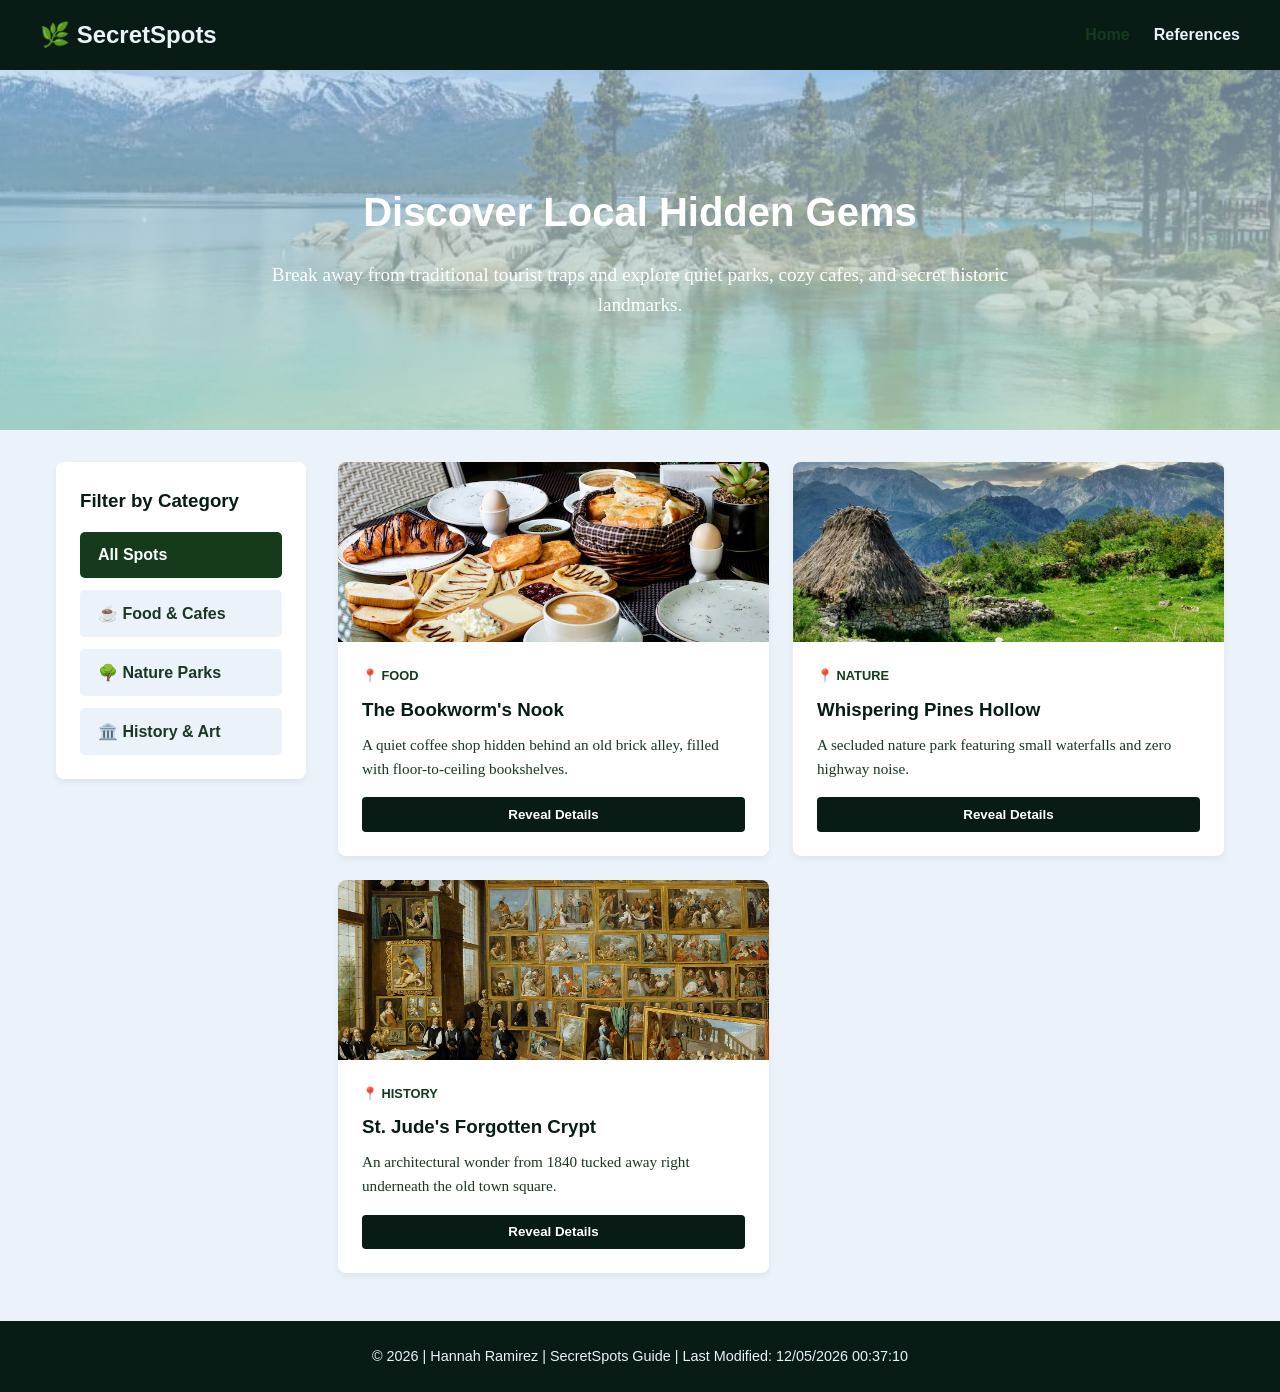
<file: project/index.html>
<!DOCTYPE html>
<html lang="en">
<head>
    <meta charset="UTF-8">
    <meta name="viewport" content="width=device-width, initial-scale=1.0">
    <title>SecretSpots Guide - Local Hidden Gems</title>
    <link rel="stylesheet" href="styles/main.css">
    <script src="scripts/directory.js" defer></script>
</head>
<body>
    <header>
        <div class="header-container">
            <div class="logo">🌿 SecretSpots</div>
            <nav>
                <ul class="nav-links">
                    <li><a href="index.html" class="active">Home</a></li>
                    <li><a href="references.html">References</a></li>
                </ul>
            </nav>
        </div>
    </header>

    <main>
        
        <section class="hero">
            <div class="hero-content">
                <h1>Discover Local Hidden Gems</h1>
                <p>Break away from traditional tourist traps and explore quiet parks, cozy cafes, and secret historic landmarks.</p>
            </div>
        </section>

       
        <section class="directory-container">
            
            <aside class="filters-sidebar">
                <h3>Filter by Category</h3>
                <div class="filter-buttons">
                    <button class="filter-btn active" data-filter="all">All Spots</button>
                    <button class="filter-btn" data-filter="food">☕ Food & Cafes</button>
                    <button class="filter-btn" data-filter="nature">🌳 Nature Parks</button>
                    <button class="filter-btn" data-filter="history">🏛️ History & Art</button>
                </div>
            </aside>

            
            <section class="location-grid" id="location-grid">
               
            </section>
        </section>
    </main>

    <footer>
        <p>&copy; <span id="current-year"></span> | Hannah Ramirez | SecretSpots Guide | Last Modified: <span id="last-modified"></span></p>
    </footer>
</body>
</html>
</file>
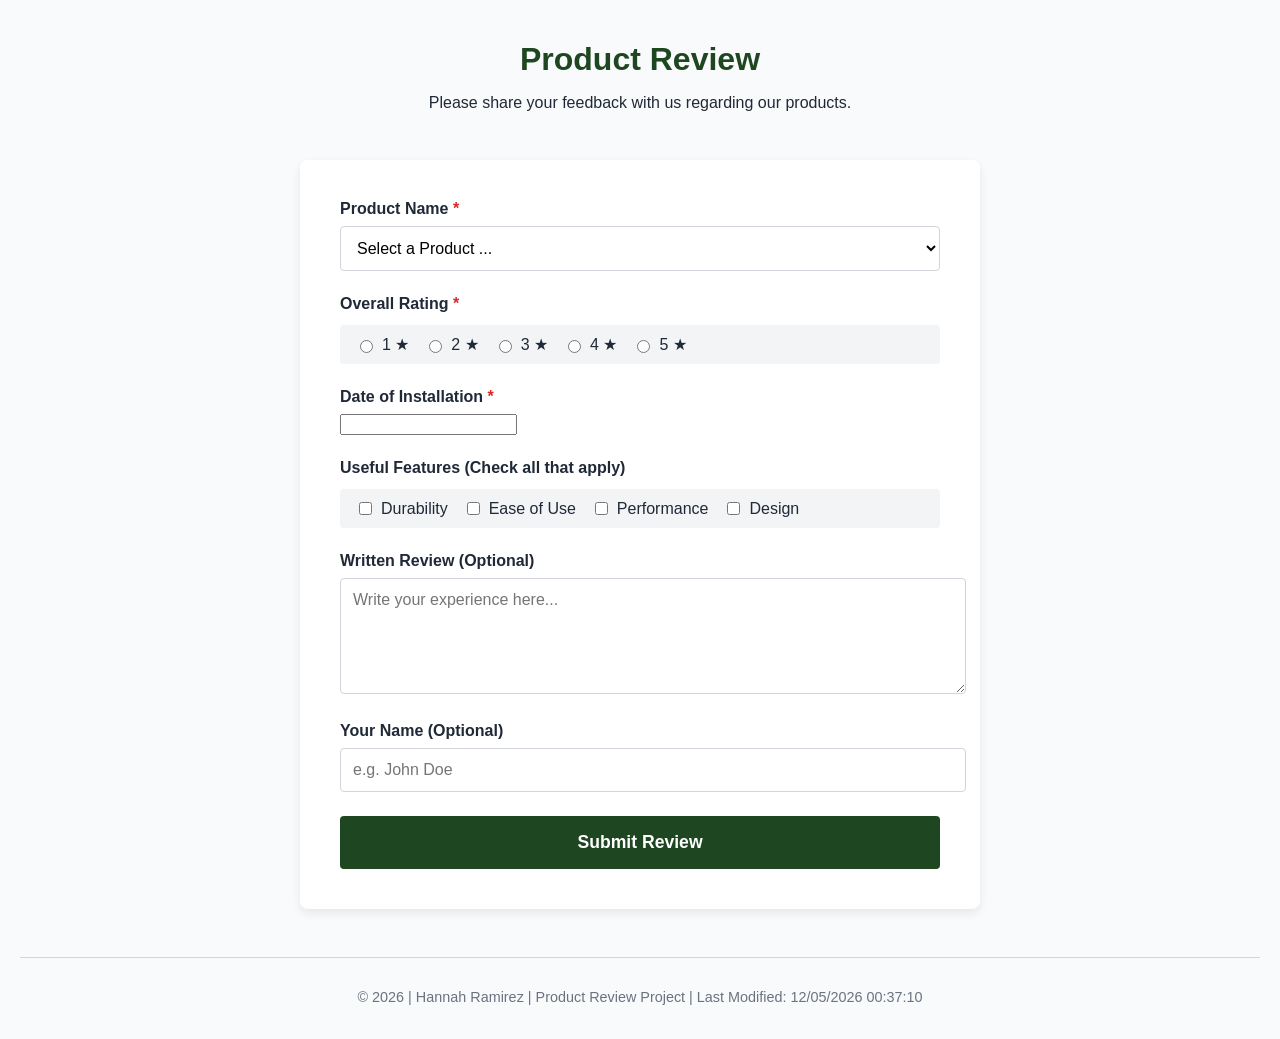
<file: form.html>
<!DOCTYPE html>
<html lang="en">
<head>
    <meta charset="UTF-8">
    <meta author="Hannah Ramirez">
    <meta name="viewport" content="width=device-width, initial-scale=1.0">
    <title>Product Review Form</title>
    <link rel="stylesheet" href="styles/form.css">
    <script src="scripts/form.js" defer></script>
</head>
<body>
    <header>
        <h1>Product Review</h1>
        <p>Please share your feedback with us regarding our products.</p>
    </header>

    <main>
        <form action="review.html" method="get" class="review-form">
            
            
            <div class="form-group">
                <label for="product-name">Product Name <span class="required">*</span></label>
                <select id="product-name" name="product-name" required>
                    <option value="" disabled selected>Select a Product ...</option>
                    
                </select>
            </div>

            
            <div class="form-group">
                <label class="group-label">Overall Rating <span class="required">*</span></label>
                <div class="rating-container">
                    <label class="star-label"><input type="radio" name="rating" id="rate-1" value="1" required> 1 ★</label>
                    <label class="star-label"><input type="radio" name="rating" id="rate-2" value="2" required> 2 ★</label>
                    <label class="star-label"><input type="radio" name="rating" id="rate-3" value="3" required> 3 ★</label>
                    <label class="star-label"><input type="radio" name="rating" id="rate-4" value="4" required> 4 ★</label>
                    <label class="star-label"><input type="radio" name="rating" id="rate-5" value="5" required> 5 ★</label>
                </div>
            </div>

            
            <div class="form-group">
                <label for="install-date">Date of Installation <span class="required">*</span></label>
                <input type="type" type="date" id="install-date" name="install-date" required>
            </div>

           
            <div class="form-group">
                <label class="group-label">Useful Features (Check all that apply)</label>
                <div class="checkbox-container">
                    <label><input type="checkbox" name="features" id="feat-durability" value="durability"> Durability</label>
                    <label><input type="checkbox" name="features" id="feat-ease" value="ease-of-use"> Ease of Use</label>
                    <label><input type="checkbox" name="features" id="feat-performance" value="performance"> Performance</label>
                    <label><input type="checkbox" name="features" id="feat-design" value="design"> Design</label>
                </div>
            </div>

            
            <div class="form-group">
                <label for="written-review">Written Review (Optional)</label>
                <textarea id="written-review" name="written-review" rows="5" placeholder="Write your experience here..."></textarea>
            </div>

        
            <div class="form-group">
                <label for="user-name">Your Name (Optional)</label>
                <input type="text" id="user-name" name="user-name" placeholder="e.g. John Doe">
            </div>

            
            <button type="submit" class="submit-btn">Submit Review</button>
        </form>
    </main>

    <footer>
        <p>&copy; <span id="current-year"></span> | Hannah Ramirez | Product Review Project | Last Modified: <span id="last-modified"></span></p>
    </footer>
</body>
</html>
</file>
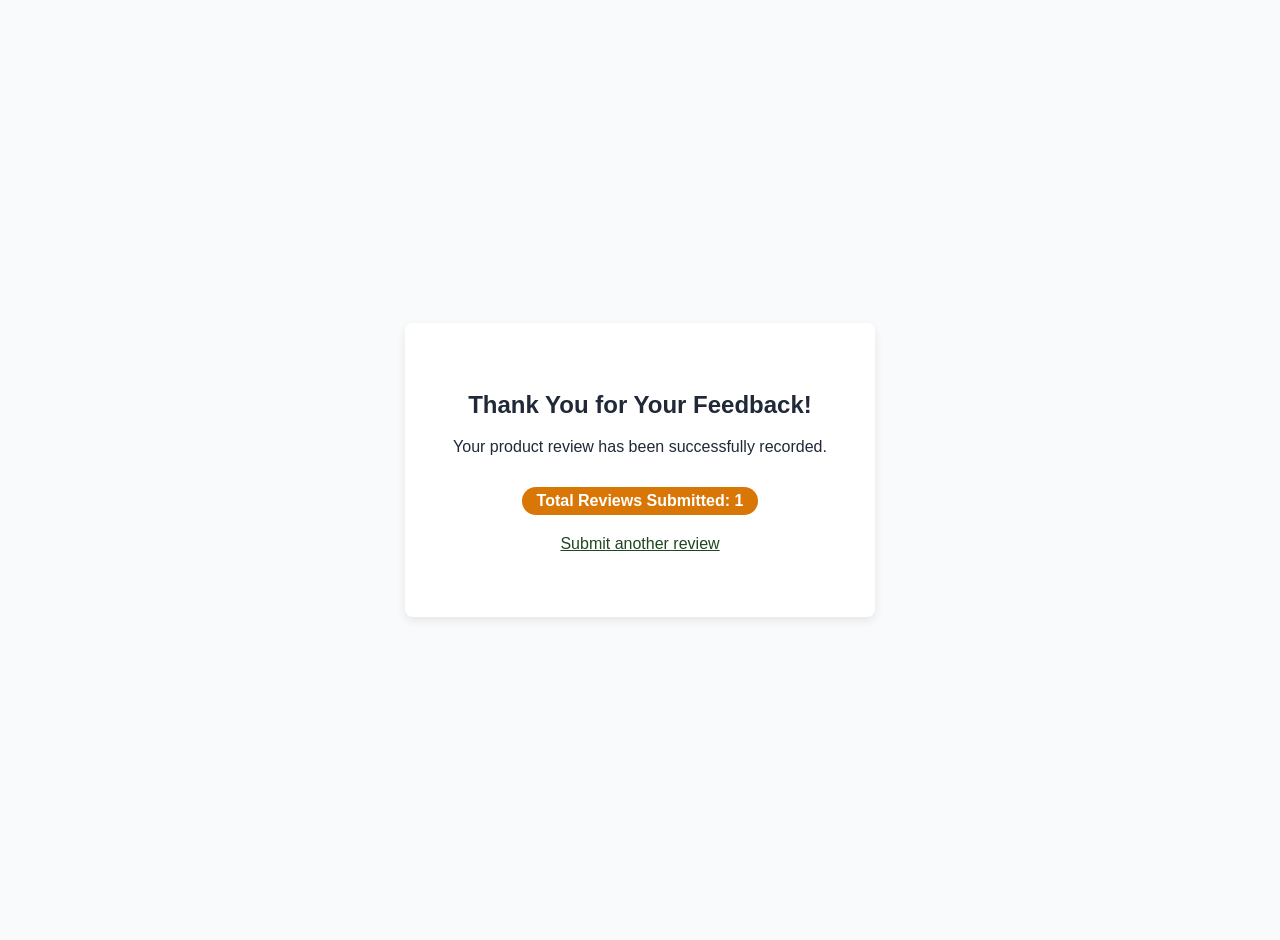
<file: review.html>
<!DOCTYPE html>
<html lang="en">
<head>
    <meta charset="UTF-8">
    <meta name="viewport" content="width=device-width, initial-scale=1.0">
    <title>Review Confirmed</title>
    <link rel="stylesheet" href="styles/form.css">
    <style>
        .confirmation-box {
            text-align: center;
            background: white;
            padding: 3rem;
            border-radius: 8px;
            box-shadow: 0 4px 10px rgba(0,0,0,0.08);
            max-width: 500px;
            margin: auto;
        }
        .counter-badge {
            display: inline-block;
            background: var(--accent-color);
            color: white;
            padding: 5px 15px;
            border-radius: 20px;
            font-weight: bold;
            margin-top: 15px;
        }
    </style>
</head>
<body>
    <main style="align-items: center;">
        <div class="confirmation-box">
            <h2>Thank You for Your Feedback!</h2>
            <p>Your product review has been successfully recorded.</p>
            <div class="counter-badge">Total Reviews Submitted: <span id="review-count">0</span></div>
            <p style="margin-top: 20px;"><a href="form.html" style="color: var(--primary-color);">Submit another review</a></p>
        </div>
    </main>

    <script>
        
        let reviewCount = localStorage.getItem('reviewCountTotal');
        
        if (!reviewCount) {
            reviewCount = 0;
        }
        
        reviewCount = parseInt(reviewCount) + 1;
        localStorage.setItem('reviewCountTotal', reviewCount);
        
        // Show output value
        document.getElementById('review-count').textContent = reviewCount;
    </script>
</body>
</html>
</file>
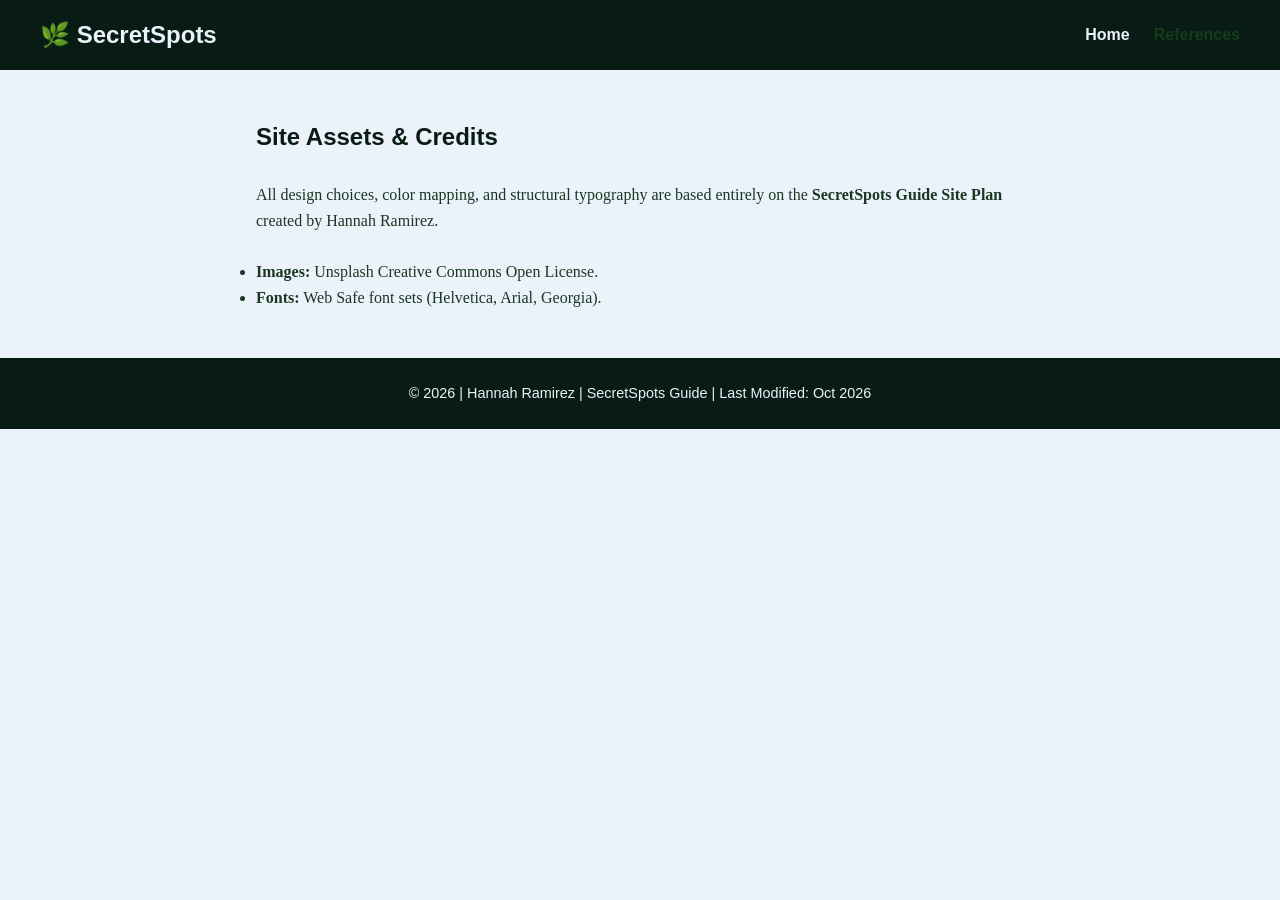
<file: project/references.html>
<!DOCTYPE html>
<html lang="en">
<head>
    <meta charset="UTF-8">
    <meta name="viewport" content="width=device-width, initial-scale=1.0">
    <title>References - SecretSpots Guide</title>
    <link rel="stylesheet" href="styles/main.css">
</head>
<body>
    <header>
        <div class="header-container">
            <div class="logo">🌿 SecretSpots</div>
            <nav>
                <ul class="nav-links">
                    <li><a href="index.html">Home</a></li>
                    <li><a href="references.html" class="active">References</a></li>
                </ul>
            </nav>
        </div>
    </header>

    <main style="max-width: 800px; margin: 3rem auto; padding: 0 1rem;">
        <h2>Site Assets & Credits</h2>
        <br>
        <p>All design choices, color mapping, and structural typography are based entirely on the <strong>SecretSpots Guide Site Plan</strong> created by Hannah Ramirez.</p>
        <br>
        <ul>
            <li><strong>Images:</strong> Unsplash Creative Commons Open License.</li>
            <li><strong>Fonts:</strong> Web Safe font sets (Helvetica, Arial, Georgia).</li>
        </ul>
    </main>

    <footer>
        <p>&copy; 2026 | Hannah Ramirez | SecretSpots Guide | Last Modified: Oct 2026</p>
    </footer>
</body>
</html>
</file>
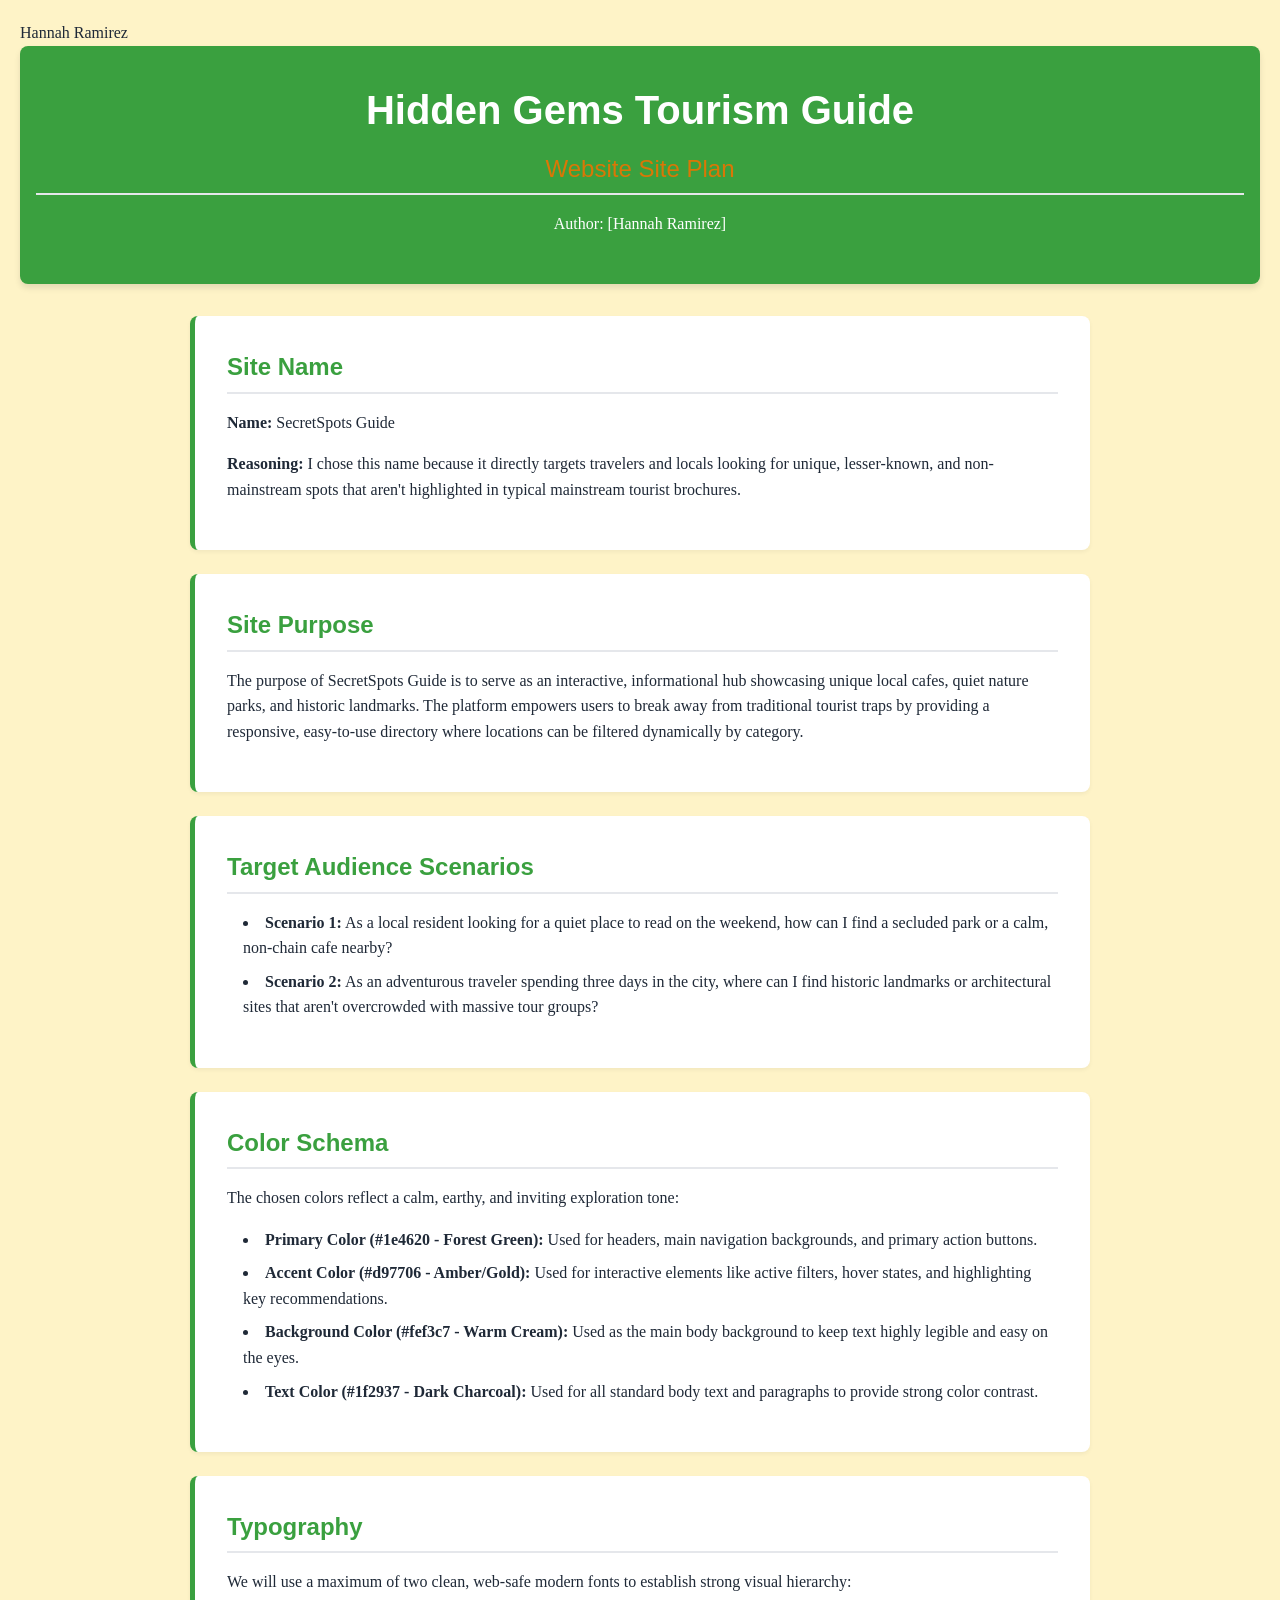
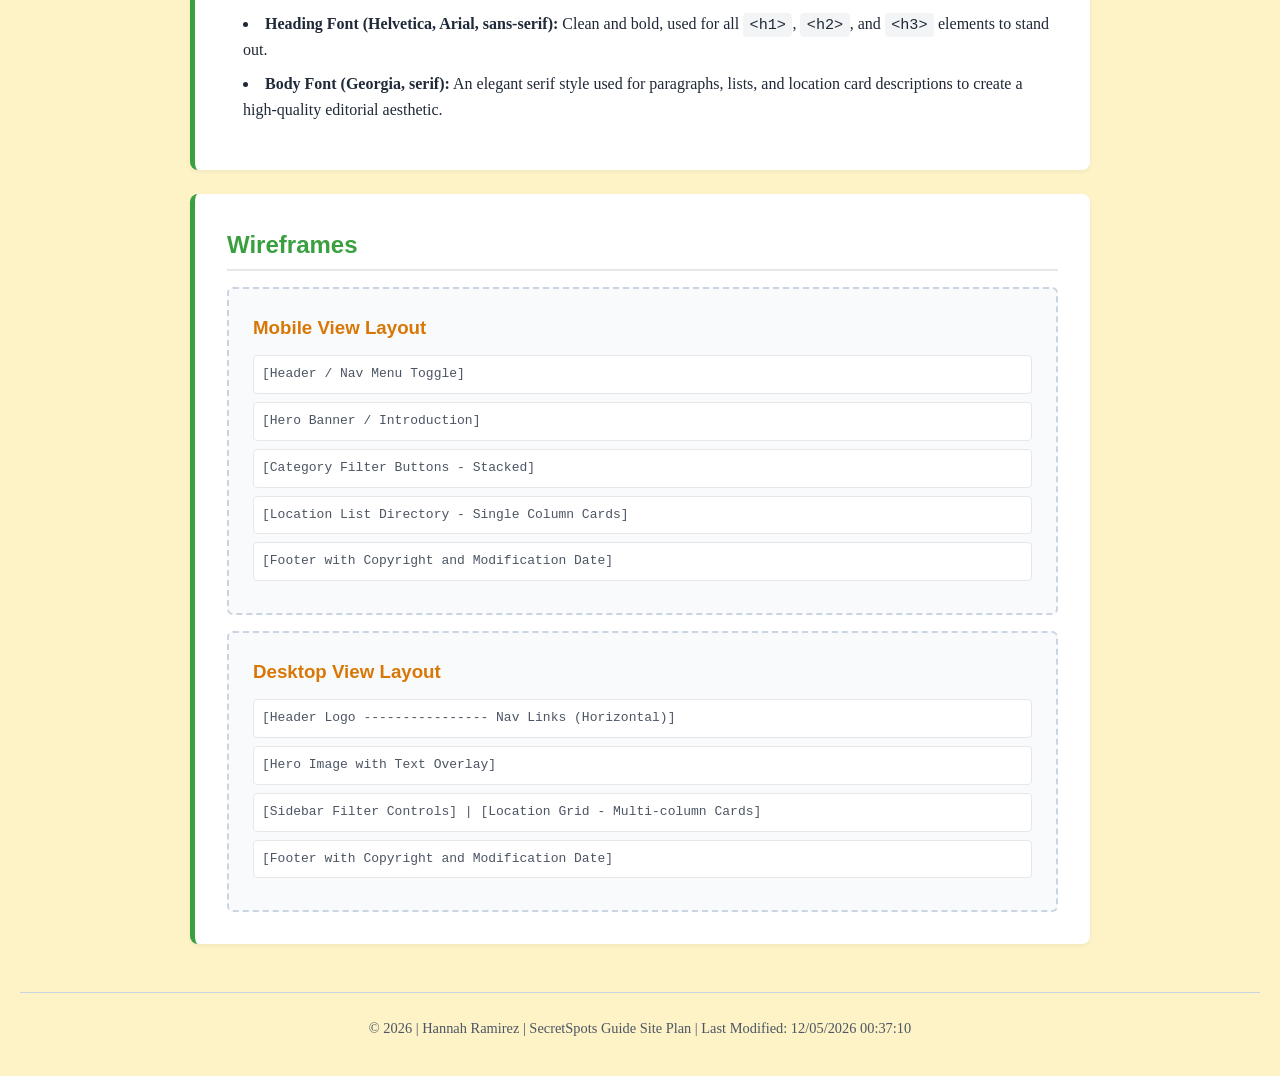
<file: project/siteplan.html>
<!DOCTYPE html>
<html lang="en">
<head>
    <meta charset="UTF-8">
    <meta name="viewport" content="width=device-width, initial-scale=1.0">
    <title>Website Site Plan - Hidden Gems Guide</title>
    <link rel="stylesheet" href="siteplan.css">
    <script src="siteplan.js" defer></script>
    <author>Hannah Ramirez</author>
    
</head>
<body>
    <header>

        <h1>Hidden Gems Tourism Guide</h1>
        <h2>Website Site Plan</h2>
        <p>Author: [Hannah Ramirez]</p>
    </header>
    
    <main>
        
        <section id="site-name">
            <h2>Site Name</h2>
            <p><strong>Name:</strong> SecretSpots Guide</p>
            <p><strong>Reasoning:</strong> I chose this name because it directly targets travelers and locals looking for unique, lesser-known, and non-mainstream spots that aren't highlighted in typical mainstream tourist brochures.</p>
        </section>

        
        <section id="site-purpose">
            <h2>Site Purpose</h2>
            <p>The purpose of SecretSpots Guide is to serve as an interactive, informational hub showcasing unique local cafes, quiet nature parks, and historic landmarks. The platform empowers users to break away from traditional tourist traps by providing a responsive, easy-to-use directory where locations can be filtered dynamically by category.</p>
        </section>

        
        <section id="scenarios">
            <h2>Target Audience Scenarios</h2>
            <ul>
                <li><strong>Scenario 1:</strong> As a local resident looking for a quiet place to read on the weekend, how can I find a secluded park or a calm, non-chain cafe nearby?</li>
                <li><strong>Scenario 2:</strong> As an adventurous traveler spending three days in the city, where can I find historic landmarks or architectural sites that aren't overcrowded with massive tour groups?</li>
            </ul>
        </section>


        
        <section id="color-schema">
            <h2>Color Schema</h2>
            <p>The chosen colors reflect a calm, earthy, and inviting exploration tone:</p>
            <ul>
                <li><strong>Primary Color (#1e4620 - Forest Green):</strong> Used for headers, main navigation backgrounds, and primary action buttons.</li>
                <li><strong>Accent Color (#d97706 - Amber/Gold):</strong> Used for interactive elements like active filters, hover states, and highlighting key recommendations.</li>
                <li><strong>Background Color (#fef3c7 - Warm Cream):</strong> Used as the main body background to keep text highly legible and easy on the eyes.</li>
                <li><strong>Text Color (#1f2937 - Dark Charcoal):</strong> Used for all standard body text and paragraphs to provide strong color contrast.</li>
            </ul>
        </section>

        
        <section id="typography">
            <h2>Typography</h2>
            <p>We will use a maximum of two clean, web-safe modern fonts to establish strong visual hierarchy:</p>
            <ul>
                <li><strong>Heading Font (Helvetica, Arial, sans-serif):</strong> Clean and bold, used for all <code>&lt;h1&gt;</code>, <code>&lt;h2&gt;</code>, and <code>&lt;h3&gt;</code> elements to stand out.</li>
                <li><strong>Body Font (Georgia, serif):</strong> An elegant serif style used for paragraphs, lists, and location card descriptions to create a high-quality editorial aesthetic.</li>
            </ul>
        </section>

        
        <section id="wireframes">
            <h2>Wireframes</h2>
            <div class="wireframe-placeholder">
                <h3>Mobile View Layout</h3>
                <p>[Header / Nav Menu Toggle]</p>
                <p>[Hero Banner / Introduction]</p>
                <p>[Category Filter Buttons - Stacked]</p>
                <p>[Location List Directory - Single Column Cards]</p>
                <p>[Footer with Copyright and Modification Date]</p>
            </div>
            <div class="wireframe-placeholder">
                <h3>Desktop View Layout</h3>
                <p>[Header Logo ---------------- Nav Links (Horizontal)]</p>
                <p>[Hero Image with Text Overlay]</p>
                <p>[Sidebar Filter Controls] | [Location Grid - Multi-column Cards]</p>
                <p>[Footer with Copyright and Modification Date]</p>
            </div>
        </section>
    </main>

    <footer>
        <p>&copy; <span id="current-year"></span> | Hannah Ramirez | SecretSpots Guide Site Plan | Last Modified: <span id="last-modified"></span></p>
    </footer>
</body>
</html>
</file>
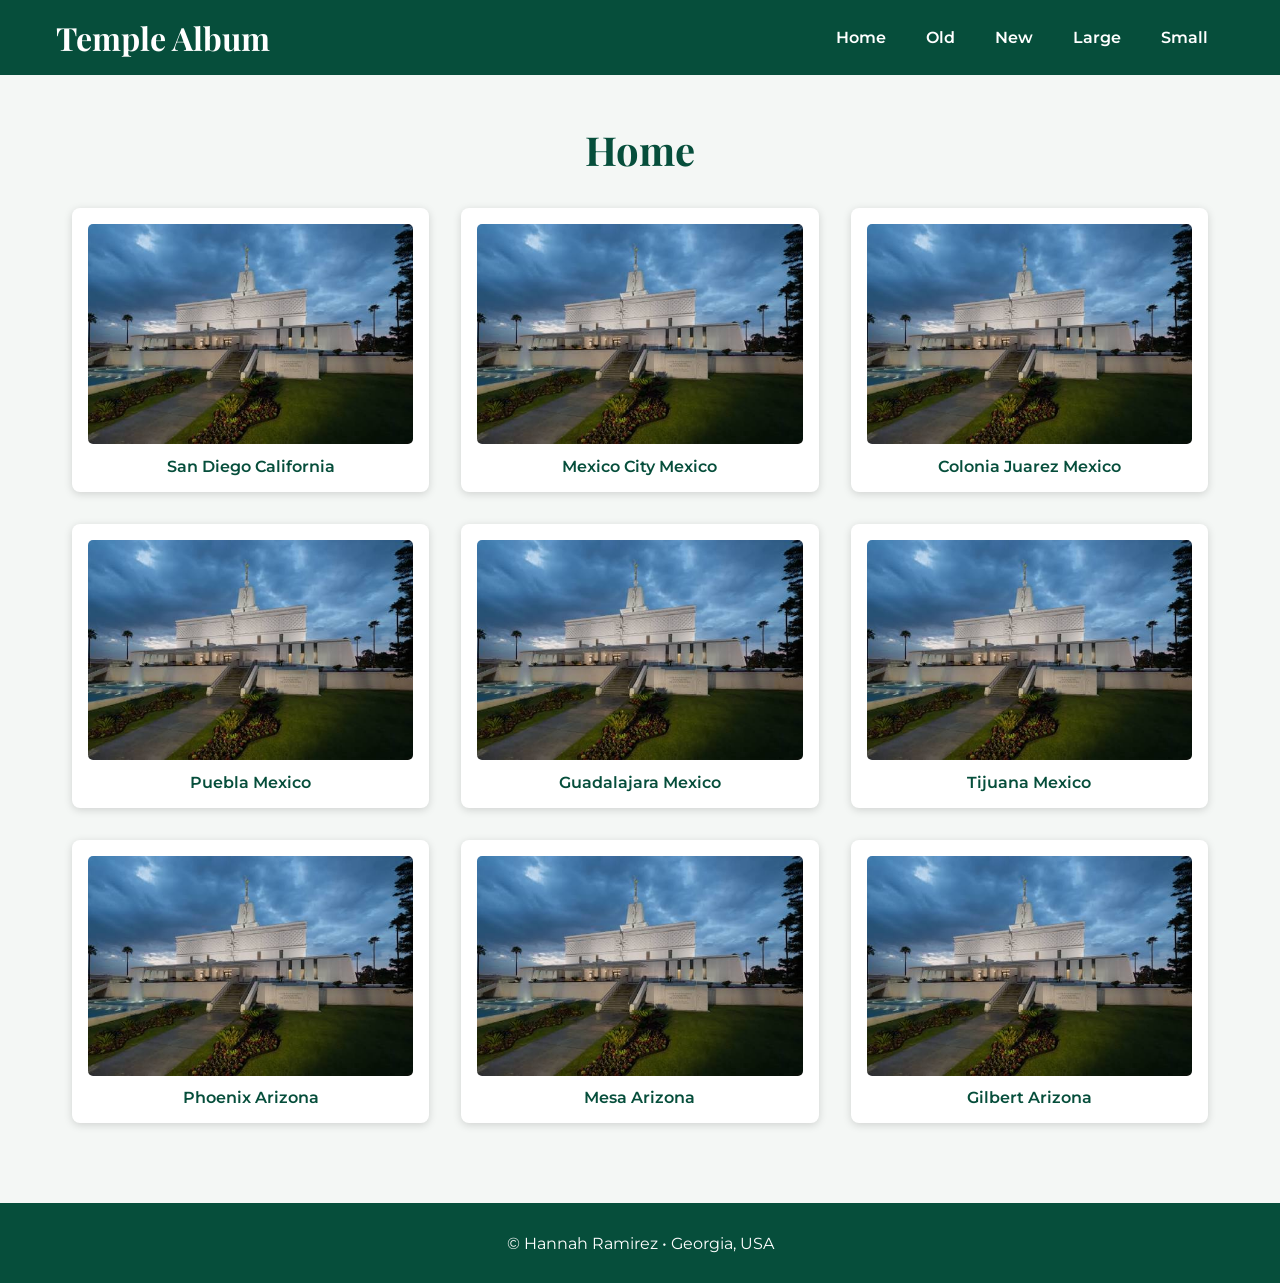
<file: wdd131/temples.html>
<!DOCTYPE html>
<html lang="en">
<head>
    <meta charset="UTF-8">
    <meta name="viewport" content="width=device-width, initial-scale=1.0">

    <title>Temple Album</title>

    <meta name="description" content="A collection of temples from around the world.">
    <meta name="author" content="Hannah N Ramirez">
    <meta name="title" content="Temple Album">

    <link rel="preconnect" href="https://fonts.googleapis.com">
    <link rel="preconnect" href="https://fonts.gstatic.com" crossorigin>
    <link href="https://fonts.googleapis.com/css2?family=Montserrat:wght@400;500;600;700&family=Playfair+Display:wght@600;700&display=swap" rel="stylesheet">

    <link rel="stylesheet" href="styles/temples.css">
    <link rel="stylesheet" href="styles/temples-large.css">

    <script src="scripts/temples.js" defer></script>
</head>

<body>

    <header>
        <div class="header-container">
            <span class="site-title">Temple Album</span>

            <button id="menu-button" aria-label="Open navigation menu">
                ☰
            </button>

            <nav id="navigation">
                <a href="#" class="active">Home</a>
                <a href="#">Old</a>
                <a href="#">New</a>
                <a href="#">Large</a>
                <a href="#">Small</a>
            </nav>
        </div>
    </header>

    <main>
        <h1>Home</h1>

        <div class="temple-grid">

            <figure>
                <img src="images/temple.jpg" alt="San Diego California Temple">
                <figcaption>San Diego California</figcaption>
            </figure>

            <figure>
                <img src="images/temple.jpg" alt="Mexico City Mexico Temple">
                <figcaption>Mexico City Mexico</figcaption>
            </figure>

            <figure>
                <img src="images/temple.jpg" alt="Colonia Juarez Mexico Temple">
                <figcaption>Colonia Juarez Mexico</figcaption>
            </figure>

            <figure>
                <img src="images/temple.jpg" alt="Puebla Mexico Temple">
                <figcaption>Puebla Mexico</figcaption>
            </figure>

            <figure>
                <img src="images/temple.jpg" alt="Guadalajara Mexico Temple">
                <figcaption>Guadalajara Mexico</figcaption>
            </figure>

            <figure>
                <img src="images/temple.jpg" alt="Tijuana Mexico Temple">
                <figcaption>Tijuana Mexico</figcaption>
            </figure>

            <figure>
                <img src="images/temple.jpg" alt="Phoenix Arizona Temple">
                <figcaption>Phoenix Arizona</figcaption>
            </figure>

            <figure>
                <img src="images/temple.jpg" alt="Mesa Arizona Temple">
                <figcaption>Mesa Arizona</figcaption>
            </figure>

            <figure>
                <img src="images/temple.jpg" alt="Gilbert Arizona Temple">
                <figcaption>Gilbert Arizona</figcaption>
            </figure>

        </div>
    </main>

    <footer>
        <p>&copy; <span id="currentyear"></span> Hannah Ramirez • Georgia, USA</p>
        <p id="lastModified"></p>
    </footer>

</body>
</html>
</file>
<file: project/styles/main.css>
:root {
    --primary-color: #081c15;
    --accent-color: #153b1c;
    --bg-color: #ebf2fa;
    --text-color: #1b3723;
    --white: #ffffff;
}

* {
    box-sizing: border-box;
    margin: 0;
    padding: 0;
}

body {
    font-family: Georgia, serif;
    background-color: var(--bg-color);
    color: var(--text-color);
    line-height: 1.6;
}

h1, h2, h3, h4 {
    font-family: Helvetica, Arial, sans-serif;
    color: var(--primary-color);
}


header {
    background-color: var(--primary-color);
    padding: 1rem 2rem;
    position: sticky;
    top: 0;
    z-index: 1000;
}

.header-container {
    display: flex;
    justify-content: space-between;
    align-items: center;
    max-width: 1200px;
    margin: 0 auto;
}

.logo {
    color: var(--bg-color);
    font-family: Helvetica, Arial, sans-serif;
    font-size: 1.5rem;
    font-weight: bold;
}

.nav-links {
    display: flex;
    list-style: none;
    gap: 1.5rem;
}

.nav-links a {
    color: var(--bg-color);
    text-decoration: none;
    font-family: Helvetica, Arial, sans-serif;
    font-weight: bold;
    transition: color 0.3s;
}

.nav-links a:hover, .nav-links a.active {
    color: var(--accent-color);
}


.hero {
    background: linear-gradient(rgba(171, 204, 237, 0.6), rgba(201, 224, 202, 0.8)), url('../images/porta.jpg') center/cover no-repeat;
    height: 40vh;
    display: flex;
    align-items: center;
    justify-content: center;
    text-align: center;
    color: var(--white);
    padding: 1rem;
}

.hero h1 {
    color: var(--white);
    font-size: 2.5rem;
    margin-bottom: 1rem;
}

.hero p {
    font-size: 1.2rem;
    max-width: 800px;
    margin: 0 auto;
}


.directory-container {
    display: grid;
    grid-template-columns: 1fr;
    gap: 2rem;
    max-width: 1200px;
    margin: 2rem auto;
    padding: 0 1rem;
}


.filters-sidebar {
    background: var(--white);
    padding: 1.5rem;
    border-radius: 8px;
    box-shadow: 0 4px 6px rgba(0,0,0,0.05);
    height: fit-content;
}

.filters-sidebar h3 {
    margin-bottom: 1rem;
}

.filter-buttons {
    display: flex;
    flex-direction: column;
    gap: 0.75rem;
}

.filter-btn {
    background-color: var(--bg-color);
    color: var(--text-color);
    border: 2px solid transparent;
    padding: 0.75rem 1rem;
    font-family: Helvetica, Arial, sans-serif;
    font-size: 1rem;
    font-weight: bold;
    border-radius: 5px;
    cursor: pointer;
    text-align: left;
    transition: all 0.3s ease;
}

.filter-btn:hover {
    background-color: var(--primary-color);
    color: var(--white);
}

.filter-btn.active {
    background-color: var(--accent-color);
    color: var(--white);
}

.location-grid {
    display: grid;
    grid-template-columns: repeat(auto-fill, minmax(280px, 1fr));
    gap: 1.5rem;
}

.card {
    background: var(--white);
    border-radius: 8px;
    overflow: hidden;
    box-shadow: 0 4px 6px rgba(0,0,0,0.05);
    display: flex;
    flex-direction: column;
    transition: transform 0.3s;
}

.card:hover {
    transform: translateY(-5px);
}

.card img {
    width: 100%;
    height: 180px;
    object-fit: cover;
}

.card-content {
    padding: 1.5rem;
    display: flex;
    flex-direction: column;
    flex-grow: 1;
}

.card-category {
    font-family: Helvetica, Arial, sans-serif;
    font-size: 0.8rem;
    text-transform: uppercase;
    color: var(--accent-color);
    font-weight: bold;
    margin-bottom: 0.5rem;
}

.card h3 {
    margin-bottom: 0.5rem;
}

.card p {
    font-size: 0.95rem;
    margin-bottom: 1rem;
    flex-grow: 1;
}

.details-btn {
    background: var(--primary-color);
    color: var(--white);
    border: none;
    padding: 0.6rem;
    font-family: Helvetica, Arial, sans-serif;
    font-weight: bold;
    border-radius: 4px;
    cursor: pointer;
    transition: background 0.3s;
}

.details-btn:hover {
    background: var(--accent-color);
}

.card-details {
    margin-top: 1rem;
    padding-top: 1rem;
    border-top: 1px dashed #ccc;
    font-size: 0.9rem;
}

.hidden {
    display: none;
}

footer {
    background-color: var(--primary-color);
    color: var(--bg-color);
    text-align: center;
    padding: 1.5rem;
    margin-top: 3rem;
    font-family: Helvetica, Arial, sans-serif;
    font-size: 0.9rem;
}

@media (min-width: 768px) {
    .directory-container {
        grid-template-columns: 250px 1fr;
    }
}
</file>
<file: styles/form.css>
:root {
    --primary-color: #1e4620; 
    --accent-color: #d97706;  
    --bg-color: #f9fafb;
    --text-color: #1f2937;
    --form-bg: #ffffff;
    --border-color: #d1d5db;
}

body {
    font-family: 'Segoe UI', Tahoma, Geneva, Verdana, sans-serif;
    background-color: var(--bg-color);
    color: var(--text-color);
    margin: 0;
    padding: 20px;
    display: flex;
    flex-direction: column;
    min-height: 100vh;
}

header {
    text-align: center;
    margin-bottom: 2rem;
}

header h1 {
    color: var(--primary-color);
    margin-bottom: 0.5rem;
}

main {
    flex: 1;
    display: flex;
    justify-content: center;
}

.review-form {
    background: var(--form-bg);
    padding: 2.5rem;
    border-radius: 8px;
    box-shadow: 0 4px 10px rgba(0, 0, 0, 0.08);
    width: 100%;
    max-width: 600px;
}

.form-group {
    margin-bottom: 1.5rem;
}

label {
    display: block;
    font-weight: 600;
    margin-bottom: 0.5rem;
}

.group-label {
    margin-bottom: 0.75rem;
}

.required {
    color: #dc2626;
}

input[type="text"],
input[type="date"],
select,
textarea {
    width: 100%;
    padding: 0.75rem;
    border: 1px solid var(--border-color);
    border-radius: 4px;
    font-size: 1rem;
    font-family: inherit;
    background-color: #fff;
}

input:focus, select:focus, textarea:focus {
    outline: 2px solid var(--primary-color);
    border-color: transparent;
}

.rating-container, .checkbox-container {
    display: flex;
    flex-wrap: wrap;
    gap: 15px;
    background-color: #f3f4f6;
    padding: 10px 15px;
    border-radius: 4px;
}

.rating-container label, .checkbox-container label {
    display: flex;
    align-items: center;
    gap: 6px;
    font-weight: 400;
    cursor: pointer;
    margin: 0;
}

.submit-btn {
    background-color: var(--primary-color);
    color: white;
    border: none;
    padding: 1rem 2rem;
    font-size: 1.1rem;
    font-weight: bold;
    border-radius: 4px;
    cursor: pointer;
    width: 100%;
    transition: background 0.2s;
}

.submit-btn:hover {
    background-color: #153216;
}

footer {
    text-align: center;
    margin-top: 3rem;
    padding-top: 1rem;
    border-top: 1px solid var(--border-color);
    font-size: 0.9rem;
    color: #6b7280;
}
</file>
<file: project/siteplan.css>
:root {
    --primary-color: #3aa03f;       
    --accent-color: #d97706;        
    --bg-color: #fef3c7;            
    --card-bg: #ffffff;             
    --text-color: #1f2937;          
    --heading-font: 'Helvetica Neue', Helvetica, Arial, sans-serif;
    --body-font: Georgia, serif;
}


* {
    margin: 0;
    padding: 0;
    box-sizing: border-box;
}

body {
    background-color: var(--bg-color);
    color: var(--text-color);
    font-family: var(--body-font);
    line-height: 1.6;
    padding: 20px;
}


header {
    background-color: var(--primary-color);
    color: #ffffff;
    text-align: center;
    padding: 2rem 1rem;
    border-radius: 8px;
    margin-bottom: 2rem;
    box-shadow: 0 4px 6px rgba(0, 0, 0, 0.1);
}

header h1 {
    font-family: var(--heading-font);
    font-size: 2.5rem;
    margin-bottom: 0.5rem;
}

header h2 {
    font-family: var(--heading-font);
    font-size: 1.5rem;
    font-weight: 300;
    color: var(--accent-color);
}

main {
    max-width: 900px;
    margin: 0 auto;
}

section {
    background-color: var(--card-bg);
    padding: 2rem;
    margin-bottom: 1.5rem;
    border-radius: 8px;
    border-left: 5px solid var(--primary-color);
    box-shadow: 0 2px 4px rgba(0, 0, 0, 0.05);
}

h2 {
    font-family: var(--heading-font);
    color: var(--primary-color);
    margin-bottom: 1rem;
    border-bottom: 2px solid #e5e7eb;
    padding-bottom: 0.3rem;
}

p, ul {
    margin-bottom: 1rem;
}

ul {
    list-style-position: inside;
    padding-left: 1rem;
}

li {
    margin-bottom: 0.5rem;
}

code {
    background-color: #f3f4f6;
    padding: 0.2rem 0.4rem;
    border-radius: 4px;
    font-family: monospace;
    font-size: 0.95rem;
}


.wireframe-placeholder {
    background-color: #f9fafb;
    border: 2px dashed #cbd5e1;
    padding: 1.5rem;
    margin-top: 1rem;
    border-radius: 6px;
}

.wireframe-placeholder h3 {
    font-family: var(--heading-font);
    color: var(--accent-color);
    margin-bottom: 0.75rem;
}

.wireframe-placeholder p {
    font-family: monospace;
    color: #4b5563;
    background: #ffffff;
    padding: 0.5rem;
    border: 1px solid #e5e7eb;
    border-radius: 4px;
    margin-bottom: 0.5rem;
}


footer {
    text-align: center;
    margin-top: 3rem;
    padding-top: 1.5rem;
    border-top: 1px solid #cbd5e1;
    color: #4b5563;
    font-size: 0.9rem;
}
</file>
<file: wdd131/styles/temples.css>
:root {
    --primary-color: #064e3b;
    --secondary-color: #0f766e;
    --accent-color: #14532d;
    --light-color: #f4f7f5;
    --white-color: #ffffff;
    --text-color: #333333;

    --heading-font: "Playfair Display", serif;
    --body-font: "Montserrat", sans-serif;
}

* {
    box-sizing: border-box;
    margin: 0;
    padding: 0;
}

body {
    font-family: var(--body-font);
    color: var(--text-color);
    background-color: var(--light-color);
}

/* HEADER */

header {
    background-color: var(--primary-color);
    color: var(--white-color);
}

.header-container {
    max-width: 1200px;
    margin: 0 auto;
    padding: 1rem;
    display: flex;
    align-items: center;
    justify-content: space-between;
}

.site-title {
    font-family: var(--heading-font);
    font-size: 1.6rem;
    font-weight: 700;
}

/* HAMBURGER */

#menu-button {
    display: block;
    background: none;
    border: none;
    color: var(--white-color);
    font-size: 2rem;
    cursor: pointer;
}

/* NAVIGATION */

nav {
    display: none;
    flex-direction: column;
    width: 100%;
    text-align: center;
}

nav.open {
    display: flex;
}

nav a {
    color: var(--white-color);
    text-decoration: none;
    padding: 0.8rem;
    font-weight: 600;
    border-radius: 5px;
}

nav a:hover {
    background-color: var(--secondary-color);
}

/* MAIN */

main {
    max-width: 1200px;
    margin: 0 auto;
    padding: 2rem 1rem;
}

h1 {
    font-family: var(--heading-font);
    text-align: center;
    color: var(--primary-color);
    margin-bottom: 2rem;
    font-size: 2rem;
}

/* TEMPLE GRID */

.temple-grid {
    display: grid;
    grid-template-columns: 1fr;
    gap: 2rem;
}

figure {
    background-color: var(--white-color);
    padding: 1rem;
    border-radius: 8px;
    text-align: center;
    box-shadow: 0 2px 8px rgba(0, 0, 0, 0.15);
}

figure img {
    width: 100%;
    height: auto;
    display: block;
    border-radius: 5px;
}

figcaption {
    margin-top: 0.8rem;
    font-weight: 600;
    color: var(--primary-color);
}

/* FOOTER */

footer {
    background-color: var(--primary-color);
    color: var(--white-color);
    text-align: center;
    padding: 1.5rem;
    margin-top: 2rem;
}

footer p {
    margin: 0.4rem;
}
</file>
<file: wdd131/styles/temples-large.css>
@media screen and (min-width: 700px) {

    /* HEADER */

    .header-container {
        flex-wrap: nowrap;
    }

    .site-title {
        font-size: 2rem;
    }

    /* HIDE HAMBURGER */

    #menu-button {
        display: none;
    }

    /* NAVIGATION */

    nav {
        display: flex;
        flex-direction: row;
        width: auto;
        align-items: center;
        gap: 0.5rem;
    }

    nav a {
        padding: 0.7rem 1rem;
    }

    /* MAIN */

    main {
        padding: 3rem 2rem;
    }

    h1 {
        font-size: 2.5rem;
    }

    /* TEMPLE GRID */

    .temple-grid {
        grid-template-columns: repeat(2, 1fr);
        gap: 2rem;
    }
}


@media screen and (min-width: 1000px) {

    .temple-grid {
        grid-template-columns: repeat(3, 1fr);
    }

    figure img {
        height: 220px;
        object-fit: cover;
    }
}
</file>
